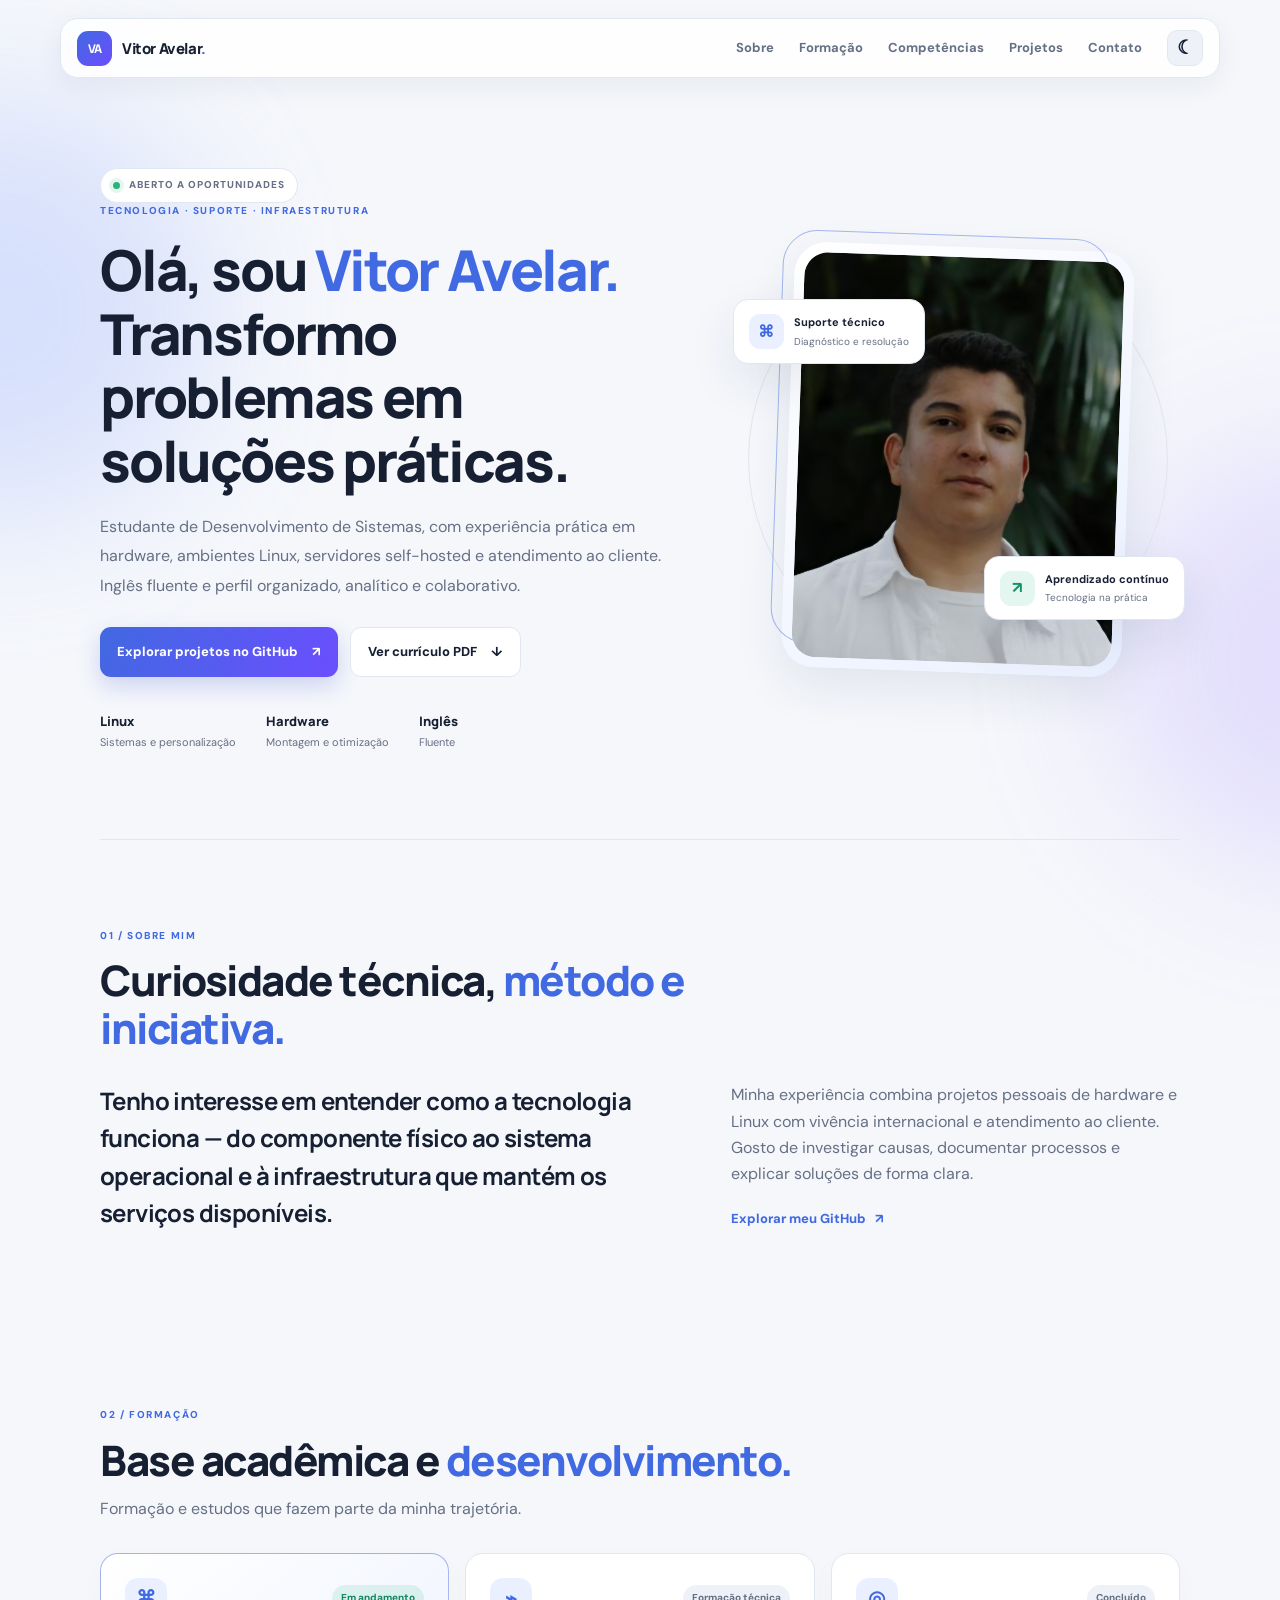
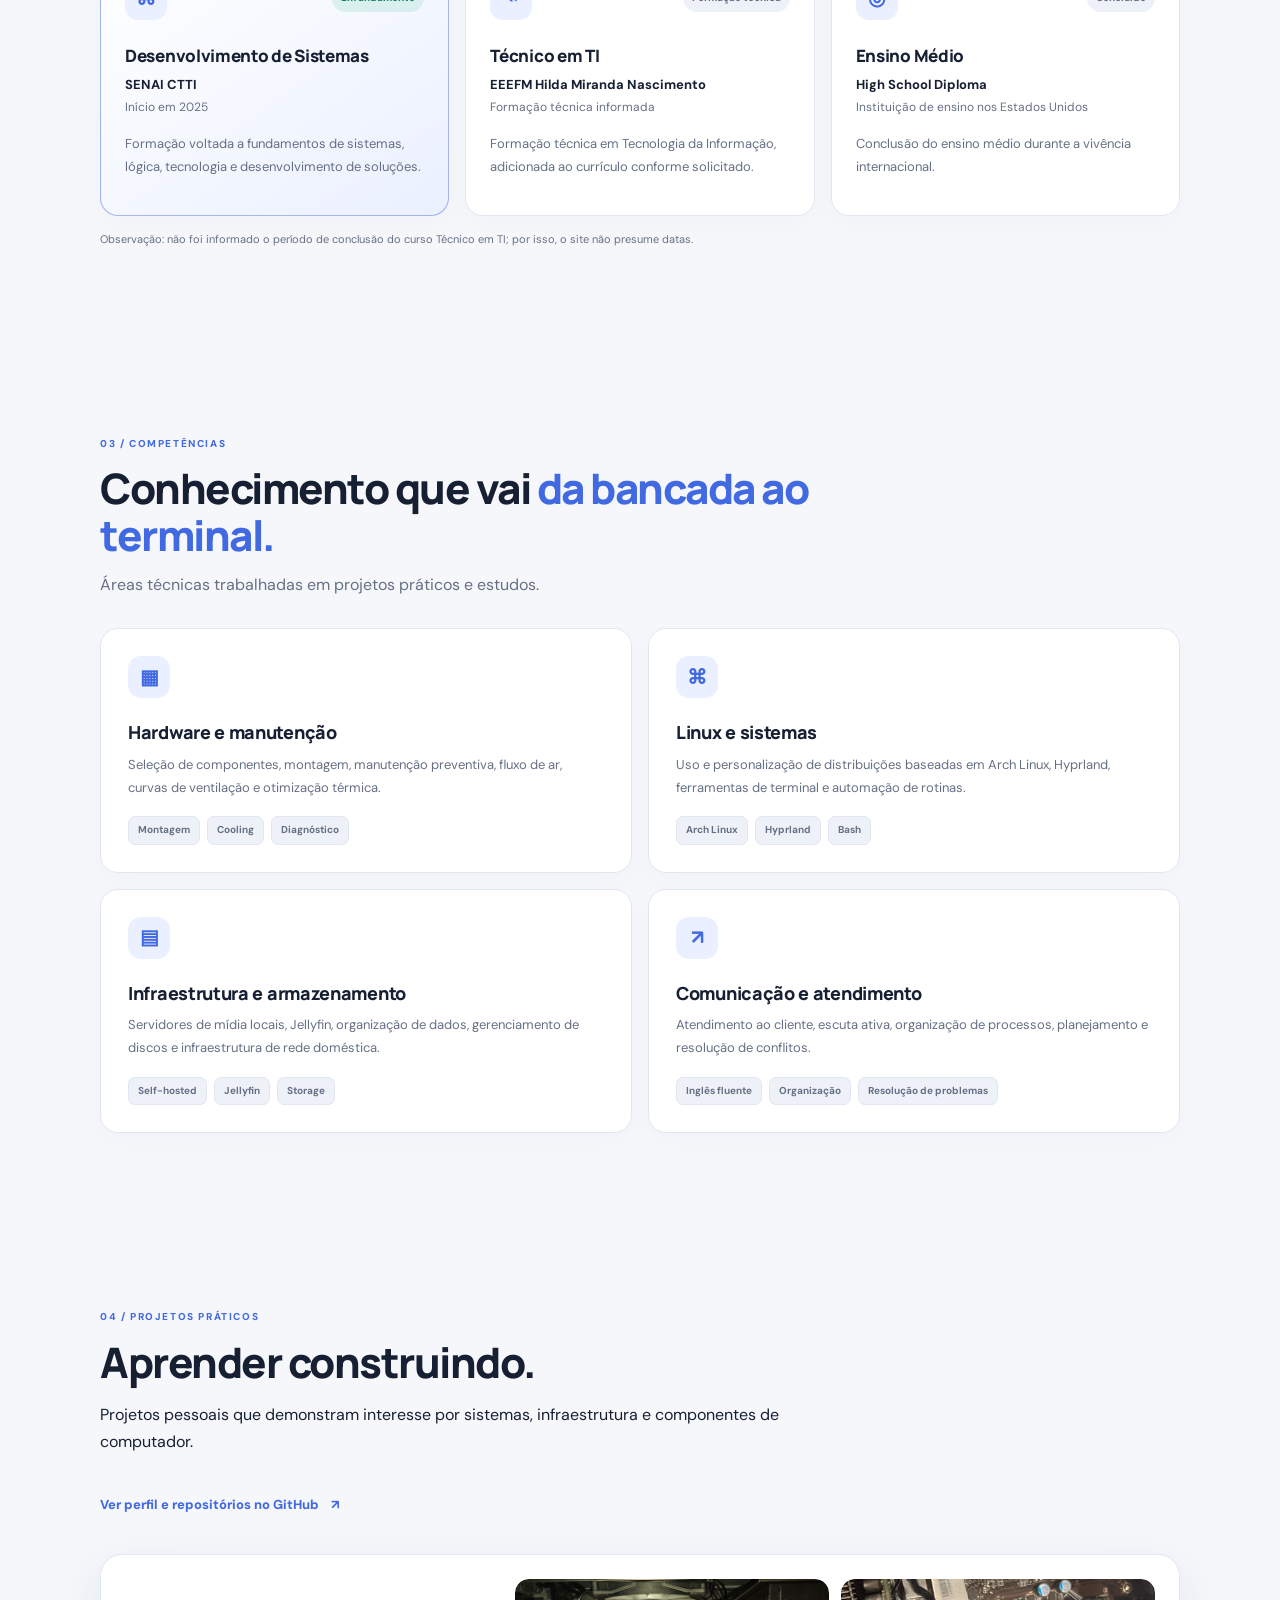
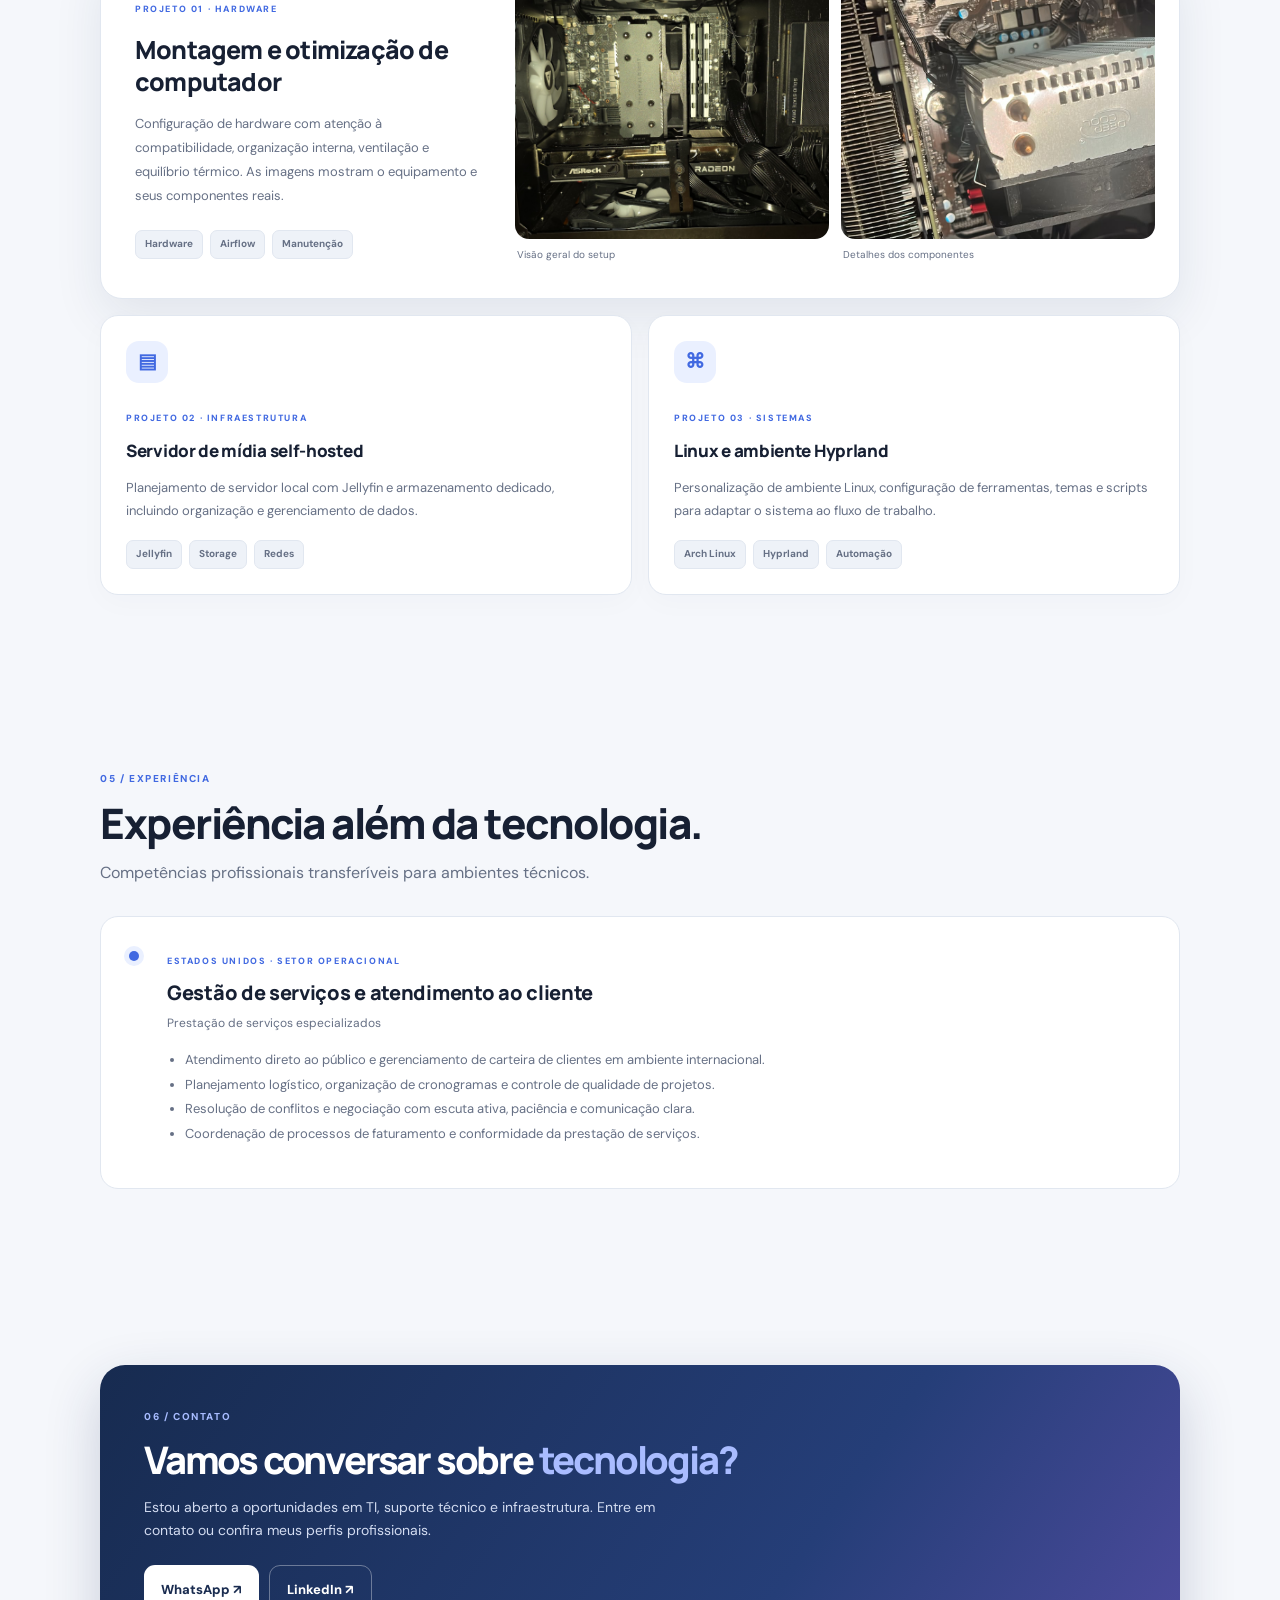
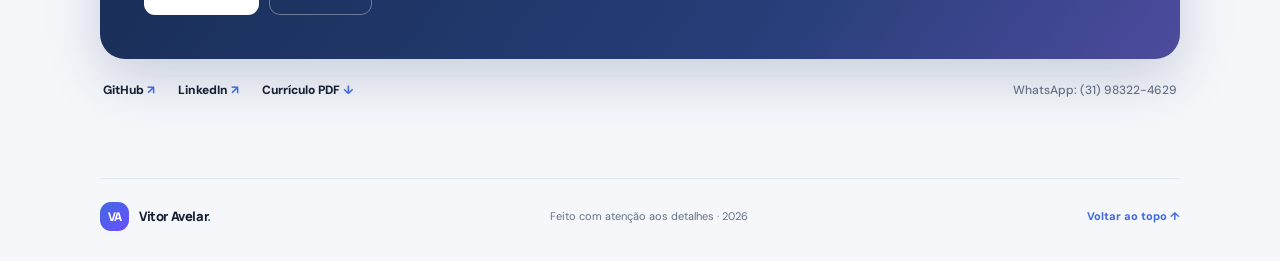
<file: index.html>
<!doctype html>
<html lang="pt-BR" data-theme="light">
<head>
  <meta charset="utf-8">
  <meta name="viewport" content="width=device-width, initial-scale=1">
  <meta name="theme-color" content="#f5f7fb">
  <meta name="description" content="Portfólio de Vitor Matheus dos Santos Avelar — tecnologia, suporte técnico, hardware, Linux e infraestrutura.">
  <meta name="author" content="Vitor Matheus dos Santos Avelar">
  <meta property="og:title" content="Vitor Matheus dos Santos Avelar | Portfólio de Tecnologia">
  <meta property="og:description" content="Hardware, Linux, infraestrutura e suporte técnico.">
  <meta property="og:type" content="website">
  <title>Vitor Matheus dos Santos Avelar — Portfólio</title>
  <link rel="preconnect" href="https://fonts.googleapis.com">
  <link rel="preconnect" href="https://fonts.gstatic.com" crossorigin>
  <link href="https://fonts.googleapis.com/css2?family=DM+Sans:wght@400;500;600;700&family=Manrope:wght@400;500;600;700;800&display=swap" rel="stylesheet">
  <link rel="stylesheet" href="styles.css">
</head>
<body>
  <a class="skip-link" href="#inicio">Pular para o conteúdo</a>
  <div class="ambient ambient-a" aria-hidden="true"></div>
  <div class="ambient ambient-b" aria-hidden="true"></div>
  <header class="site-header">
    <a class="brand" href="#inicio" aria-label="Vitor Avelar, início"><span class="brand-mark">VA</span><span>Vitor Avelar<span class="brand-dot">.</span></span></a>
    <button class="menu-toggle" id="menuToggle" aria-label="Abrir menu" aria-expanded="false"><span></span><span></span><span></span></button>
    <nav class="nav" id="mainNav" aria-label="Navegação principal">
      <a href="#sobre">Sobre</a><a href="#formacao">Formação</a><a href="#competencias">Competências</a><a href="#projetos">Projetos</a><a href="#contato">Contato</a>
      <button class="theme-toggle" id="themeToggle" aria-label="Alternar tema" title="Alternar tema"><span class="theme-icon">☾</span></button>
    </nav>
  </header>

  <main>
    <section class="hero section-wrap" id="inicio">
      <div class="hero-copy">
        <div class="eyebrow"><span class="status-dot"></span> ABERTO A OPORTUNIDADES</div>
        <p class="overline">TECNOLOGIA · SUPORTE · INFRAESTRUTURA</p>
        <h1>Olá, sou <span>Vitor Avelar.</span><br>Transformo problemas em soluções práticas.</h1>
        <p class="hero-lead">Estudante de Desenvolvimento de Sistemas, com experiência prática em hardware, ambientes Linux, servidores self-hosted e atendimento ao cliente. Inglês fluente e perfil organizado, analítico e colaborativo.</p>
        <div class="hero-actions">
          <a class="button button-primary" href="https://github.com/vitor16" target="_blank" rel="noopener noreferrer">Explorar projetos no GitHub <span aria-hidden="true">↗</span></a>
          <a class="button button-secondary" href="curriculo-vitor-avelar.pdf" target="_blank" rel="noopener">Ver currículo PDF <span aria-hidden="true">↓</span></a>
        </div>
        <div class="hero-facts">
          <div><strong>Linux</strong><span>Sistemas e personalização</span></div>
          <div><strong>Hardware</strong><span>Montagem e otimização</span></div>
          <div><strong>Inglês</strong><span>Fluente</span></div>
        </div>
      </div>
      <div class="hero-visual">
        <div class="portrait-frame"><img src="assets/avatar.jpeg" alt="Foto de perfil de Vitor Matheus dos Santos Avelar"></div>
        <div class="floating-card floating-top"><span class="mini-icon">⌘</span><span><strong>Suporte técnico</strong><small>Diagnóstico e resolução</small></span></div>
        <div class="floating-card floating-bottom"><span class="mini-icon green">↗</span><span><strong>Aprendizado contínuo</strong><small>Tecnologia na prática</small></span></div>
        <div class="visual-orbit" aria-hidden="true"></div>
      </div>
    </section>

    <section class="section-wrap intro-section" id="sobre">
      <div class="section-heading"><p class="overline">01 / SOBRE MIM</p><h2>Curiosidade técnica, <span>método e iniciativa.</span></h2></div>
      <div class="intro-grid">
        <p class="large-copy">Tenho interesse em entender como a tecnologia funciona — do componente físico ao sistema operacional e à infraestrutura que mantém os serviços disponíveis.</p>
        <div class="intro-detail"><p>Minha experiência combina projetos pessoais de hardware e Linux com vivência internacional e atendimento ao cliente. Gosto de investigar causas, documentar processos e explicar soluções de forma clara.</p><a class="text-link" href="https://github.com/vitor16" target="_blank" rel="noopener">Explorar meu GitHub <span>↗</span></a></div>
      </div>
    </section>

    <section class="section-wrap" id="formacao">
      <div class="section-heading"><p class="overline">02 / FORMAÇÃO</p><h2>Base acadêmica e <span>desenvolvimento.</span></h2><p>Formação e estudos que fazem parte da minha trajetória.</p></div>
      <div class="education-grid">
        <article class="education-card featured"><div class="card-topline"><span class="card-icon">⌘</span><span class="pill">Em andamento</span></div><h3>Desenvolvimento de Sistemas</h3><p class="institution">SENAI CTTI</p><p class="muted">Início em 2025</p><p>Formação voltada a fundamentos de sistemas, lógica, tecnologia e desenvolvimento de soluções.</p></article>
        <article class="education-card"><div class="card-topline"><span class="card-icon">⌁</span><span class="pill pill-neutral">Formação técnica</span></div><h3>Técnico em TI</h3><p class="institution">EEEFM Hilda Miranda Nascimento</p><p class="muted">Formação técnica informada</p><p>Formação técnica em Tecnologia da Informação, adicionada ao currículo conforme solicitado.</p></article>
        <article class="education-card"><div class="card-topline"><span class="card-icon">◎</span><span class="pill pill-neutral">Concluído</span></div><h3>Ensino Médio</h3><p class="institution">High School Diploma</p><p class="muted">Instituição de ensino nos Estados Unidos</p><p>Conclusão do ensino médio durante a vivência internacional.</p></article>
      </div>
      <p class="small-note">Observação: não foi informado o período de conclusão do curso Técnico em TI; por isso, o site não presume datas.</p>
    </section>

    <section class="section-wrap" id="competencias">
      <div class="section-heading"><p class="overline">03 / COMPETÊNCIAS</p><h2>Conhecimento que vai <span>da bancada ao terminal.</span></h2><p>Áreas técnicas trabalhadas em projetos práticos e estudos.</p></div>
      <div class="skills-grid">
        <article class="skill-card"><div class="skill-icon">▦</div><h3>Hardware e manutenção</h3><p>Seleção de componentes, montagem, manutenção preventiva, fluxo de ar, curvas de ventilação e otimização térmica.</p><div class="tags"><span>Montagem</span><span>Cooling</span><span>Diagnóstico</span></div></article>
        <article class="skill-card"><div class="skill-icon">⌘</div><h3>Linux e sistemas</h3><p>Uso e personalização de distribuições baseadas em Arch Linux, Hyprland, ferramentas de terminal e automação de rotinas.</p><div class="tags"><span>Arch Linux</span><span>Hyprland</span><span>Bash</span></div></article>
        <article class="skill-card"><div class="skill-icon">▤</div><h3>Infraestrutura e armazenamento</h3><p>Servidores de mídia locais, Jellyfin, organização de dados, gerenciamento de discos e infraestrutura de rede doméstica.</p><div class="tags"><span>Self-hosted</span><span>Jellyfin</span><span>Storage</span></div></article>
        <article class="skill-card"><div class="skill-icon">↗</div><h3>Comunicação e atendimento</h3><p>Atendimento ao cliente, escuta ativa, organização de processos, planejamento e resolução de conflitos.</p><div class="tags"><span>Inglês fluente</span><span>Organização</span><span>Resolução de problemas</span></div></article>
      </div>
    </section>

    <section class="section-wrap projects-section" id="projetos">
      <div class="section-heading"><p class="overline">04 / PROJETOS PRÁTICOS</p><h2>Aprender construindo.</h2><p>Projetos pessoais que demonstram interesse por sistemas, infraestrutura e componentes de computador.</p><a class="text-link section-cta" href="https://github.com/vitor16" target="_blank" rel="noopener noreferrer">Ver perfil e repositórios no GitHub <span>↗</span></a></div>
      <article class="project-card project-feature">
        <div class="project-copy"><span class="project-number">PROJETO 01 · HARDWARE</span><h3>Montagem e otimização de computador</h3><p>Configuração de hardware com atenção à compatibilidade, organização interna, ventilação e equilíbrio térmico. As imagens mostram o equipamento e seus componentes reais.</p><div class="tags"><span>Hardware</span><span>Airflow</span><span>Manutenção</span></div></div>
        <div class="project-images"><figure><img src="assets/pc-build.jpeg" alt="Vista interna do computador montado, placa de vídeo e ventoinhas" loading="lazy"><figcaption>Visão geral do setup</figcaption></figure><figure><img src="assets/pc-hardware.jpg" alt="Detalhe do interior do computador, placa-mãe e dissipador" loading="lazy"><figcaption>Detalhes dos componentes</figcaption></figure></div>
      </article>
      <div class="project-secondary-grid">
        <article class="mini-project"><div class="mini-project-icon">▤</div><span class="project-number">PROJETO 02 · INFRAESTRUTURA</span><h3>Servidor de mídia self-hosted</h3><p>Planejamento de servidor local com Jellyfin e armazenamento dedicado, incluindo organização e gerenciamento de dados.</p><div class="tags"><span>Jellyfin</span><span>Storage</span><span>Redes</span></div></article>
        <article class="mini-project"><div class="mini-project-icon">⌘</div><span class="project-number">PROJETO 03 · SISTEMAS</span><h3>Linux e ambiente Hyprland</h3><p>Personalização de ambiente Linux, configuração de ferramentas, temas e scripts para adaptar o sistema ao fluxo de trabalho.</p><div class="tags"><span>Arch Linux</span><span>Hyprland</span><span>Automação</span></div></article>
      </div>
    </section>

    <section class="section-wrap" id="experiencia">
      <div class="section-heading"><p class="overline">05 / EXPERIÊNCIA</p><h2>Experiência além da tecnologia.</h2><p>Competências profissionais transferíveis para ambientes técnicos.</p></div>
      <div class="experience-card"><div class="experience-marker"></div><div><p class="project-number">ESTADOS UNIDOS · SETOR OPERACIONAL</p><h3>Gestão de serviços e atendimento ao cliente</h3><p class="muted">Prestação de serviços especializados</p><ul><li>Atendimento direto ao público e gerenciamento de carteira de clientes em ambiente internacional.</li><li>Planejamento logístico, organização de cronogramas e controle de qualidade de projetos.</li><li>Resolução de conflitos e negociação com escuta ativa, paciência e comunicação clara.</li><li>Coordenação de processos de faturamento e conformidade da prestação de serviços.</li></ul></div></div>
    </section>

    <section class="section-wrap contact-section" id="contato">
      <div class="contact-panel"><div class="contact-copy"><p class="overline">06 / CONTATO</p><h2>Vamos conversar sobre <span>tecnologia?</span></h2><p>Estou aberto a oportunidades em TI, suporte técnico e infraestrutura. Entre em contato ou confira meus perfis profissionais.</p><div class="contact-actions"><a class="button button-light" href="https://wa.me/5531983224629" target="_blank" rel="noopener">WhatsApp ↗</a><a class="button button-outline-light" href="https://linkedin.com/in/vitor-avelar-877619251" target="_blank" rel="noopener">LinkedIn ↗</a></div></div>
</div>
      <div class="social-row"><a href="https://github.com/vitor16" target="_blank" rel="noopener">GitHub <span>↗</span></a><a href="https://linkedin.com/in/vitor-avelar-877619251" target="_blank" rel="noopener">LinkedIn <span>↗</span></a><a href="curriculo-vitor-avelar.pdf" target="_blank" rel="noopener">Currículo PDF <span>↓</span></a><span class="phone-label">WhatsApp: (31) 98322-4629</span></div>
    </section>
  </main>
  <footer class="footer"><a class="brand" href="#inicio"><span class="brand-mark">VA</span><span>Vitor Avelar<span class="brand-dot">.</span></span></a><span>Feito com atenção aos detalhes · <span id="year"></span></span><a href="#inicio">Voltar ao topo ↑</a></footer>
  <script src="script.js"></script>
</body>
</html>
</file>
<file: styles.css>
/* Vitor Avelar — professional portfolio */
:root{--bg:#f5f7fb;--surface:#fff;--surface-2:#eef2f8;--text:#172033;--muted:#667085;--line:#e1e7f0;--accent:#4169e1;--accent-2:#6b4eff;--accent-soft:#eaf0ff;--shadow:0 18px 50px rgba(27,44,82,.09);--nav:rgba(255,255,255,.84);color-scheme:light}
html[data-theme="dark"]{--bg:#0d1220;--surface:#151d2e;--surface-2:#1b263b;--text:#f1f5ff;--muted:#a4b0c5;--line:#29354a;--accent:#8aa7ff;--accent-2:#a99aff;--accent-soft:#202d4a;--shadow:0 18px 50px rgba(0,0,0,.22);--nav:rgba(17,24,39,.88);color-scheme:dark}
*{box-sizing:border-box}html{scroll-behavior:smooth;scroll-padding-top:100px}body{margin:0;background:var(--bg);color:var(--text);font-family:"DM Sans",sans-serif;line-height:1.65;transition:background .25s,color .25s;overflow-x:hidden}a{color:inherit;text-decoration:none}img{display:block;max-width:100%}button{font:inherit}.ambient{position:absolute;z-index:-1;pointer-events:none;filter:blur(75px);opacity:.28;border-radius:50%}.ambient-a{width:420px;height:420px;background:#8ca7ff;top:100px;left:-210px}.ambient-b{width:420px;height:420px;background:#b4a0ff;top:450px;right:-250px}
.site-header{width:min(1160px,calc(100% - 40px));margin:18px auto 0;position:sticky;top:12px;z-index:20;display:flex;align-items:center;justify-content:space-between;padding:11px 16px;background:var(--nav);border:1px solid var(--line);border-radius:18px;backdrop-filter:blur(20px);box-shadow:0 8px 28px rgba(24,38,68,.06)}.brand{display:flex;align-items:center;gap:10px;font:800 15px Manrope,sans-serif;letter-spacing:-.4px}.brand-mark{display:grid;place-items:center;width:35px;height:35px;border-radius:11px;background:linear-gradient(135deg,var(--accent),var(--accent-2));color:white;font-size:12px;letter-spacing:-.6px}.brand-dot{color:var(--accent)}.nav{display:flex;align-items:center;gap:25px;font-size:13px;font-weight:700;color:var(--muted)}.nav>a{transition:color .2s}.nav>a:hover,.social-row a:hover{color:var(--accent)}.theme-toggle{border:1px solid var(--line);background:var(--surface-2);color:var(--text);border-radius:10px;width:36px;height:36px;cursor:pointer;font-size:19px}.menu-toggle{display:none;background:none;border:0;padding:7px}.menu-toggle span{display:block;width:22px;height:2px;background:var(--text);margin:4px}
.section-wrap{width:min(1080px,calc(100% - 44px));margin:0 auto;padding:88px 0}.hero{min-height:650px;padding-top:90px;display:grid;grid-template-columns:1.12fr .88fr;gap:70px;align-items:center}.eyebrow,.overline,.project-number{font-size:10px;letter-spacing:1.6px;font-weight:800}.eyebrow{display:inline-flex;align-items:center;gap:9px;padding:8px 12px;border-radius:99px;background:var(--surface);border:1px solid var(--line);color:var(--muted);letter-spacing:1px}.status-dot{width:7px;height:7px;border-radius:50%;background:#28b47a;box-shadow:0 0 0 4px rgba(40,180,122,.12)}.overline{color:var(--accent);margin:0 0 13px}.hero h1,.section-heading h2,.contact-copy h2{font:800 clamp(36px,4.4vw,57px)/1.13 Manrope,sans-serif;letter-spacing:-2.2px;margin:19px 0}.hero h1 span,.section-heading h2 span,.contact-copy h2 span{color:var(--accent)}.hero-lead{max-width:610px;color:var(--muted);font-size:16px;line-height:1.85}.hero-actions{display:flex;gap:12px;flex-wrap:wrap;margin:27px 0 35px}.button{display:inline-flex;align-items:center;justify-content:center;gap:14px;padding:13px 17px;border-radius:11px;font-size:13px;font-weight:800;transition:transform .2s,box-shadow .2s}.button:hover{transform:translateY(-2px)}.button-primary{background:linear-gradient(120deg,var(--accent),var(--accent-2));color:#fff;box-shadow:0 9px 22px rgba(75,96,215,.24)}.button-secondary{background:var(--surface);border:1px solid var(--line)}.hero-facts{display:flex;gap:30px;flex-wrap:wrap}.hero-facts div{display:grid;gap:3px}.hero-facts strong{font:800 13px Manrope,sans-serif}.hero-facts span{font-size:11px;color:var(--muted)}.hero-visual{min-height:450px;position:relative;display:grid;place-items:center}.portrait-frame{width:min(340px,82%);aspect-ratio:4/5;padding:10px;border-radius:32px;background:linear-gradient(140deg,var(--surface),var(--accent-soft));box-shadow:var(--shadow);transform:rotate(2deg);position:relative;z-index:1}.portrait-frame:before{content:"";position:absolute;inset:-12px 24px 24px -12px;border:1px solid var(--accent);border-radius:35px;opacity:.45;z-index:-1}.portrait-frame img{width:100%;height:100%;object-fit:cover;object-position:center 24%;border-radius:24px}.visual-orbit{position:absolute;width:420px;height:420px;border:1px solid var(--line);border-radius:50%;z-index:0}.visual-orbit:after{content:"";position:absolute;width:12px;height:12px;border-radius:50%;background:var(--accent-2);top:40px;right:45px;box-shadow:0 0 0 8px var(--accent-soft)}.floating-card{position:absolute;z-index:2;display:flex;align-items:center;gap:10px;padding:13px 15px;background:var(--surface);border:1px solid var(--line);border-radius:15px;box-shadow:var(--shadow)}.floating-top{top:65px;left:-3px}.floating-bottom{right:-5px;bottom:64px}.mini-icon{display:grid;place-items:center;width:35px;height:35px;border-radius:11px;background:var(--accent-soft);color:var(--accent);font-weight:800}.mini-icon.green{color:#149568;background:rgba(31,180,126,.12)}.floating-card strong,.floating-card small{display:block}.floating-card strong{font-size:11px}.floating-card small{font-size:10px;color:var(--muted);margin-top:2px}
.section-heading{max-width:720px;margin-bottom:30px}.section-heading h2{font-size:clamp(29px,3.5vw,42px);letter-spacing:-1.5px;margin:0 0 12px}.section-heading>p:last-child{color:var(--muted);margin:0}.intro-section{border-top:1px solid var(--line)}.intro-grid{display:grid;grid-template-columns:1fr .8fr;gap:70px}.large-copy{font:700 24px/1.55 Manrope,sans-serif;letter-spacing:-.6px;margin:0}.intro-detail p{color:var(--muted);margin:0 0 17px}.text-link{font-size:13px;font-weight:800;color:var(--accent)}.text-link span{margin-left:6px}.education-grid{display:grid;grid-template-columns:repeat(3,1fr);gap:16px}.education-card,.skill-card,.mini-project{padding:24px;background:var(--surface);border:1px solid var(--line);border-radius:18px;box-shadow:0 8px 28px rgba(30,45,78,.025)}.education-card.featured{border-color:rgba(86,112,226,.5);background:linear-gradient(145deg,var(--surface),var(--accent-soft))}.card-topline{display:flex;align-items:center;justify-content:space-between;margin-bottom:24px}.card-icon,.skill-icon,.mini-project-icon{display:grid;place-items:center;width:42px;height:42px;border-radius:13px;background:var(--accent-soft);color:var(--accent);font-size:20px;font-weight:800}.pill{font-size:10px;font-weight:800;padding:5px 9px;border-radius:99px;background:rgba(31,180,126,.12);color:#16865f}.pill-neutral{background:var(--surface-2);color:var(--muted)}.education-card h3,.skill-card h3,.mini-project h3,.experience-card h3{font:800 17px/1.4 Manrope,sans-serif;margin:0 0 7px;letter-spacing:-.3px}.institution{font-weight:700;font-size:13px;margin:0 0 2px}.muted{font-size:12px;color:var(--muted);margin:0 0 14px}.education-card>p:last-child,.skill-card p,.mini-project p{font-size:13px;color:var(--muted);line-height:1.8}.small-note{font-size:11px;color:var(--muted);margin-top:14px}
.skills-grid{display:grid;grid-template-columns:repeat(2,1fr);gap:16px}.skill-card{padding:27px}.skill-icon{margin-bottom:22px}.skill-card h3{font-size:18px}.skill-card p{margin:0 0 17px}.tags{display:flex;gap:7px;flex-wrap:wrap}.tags span{font-size:10px;font-weight:700;color:var(--muted);background:var(--surface-2);border:1px solid var(--line);padding:5px 9px;border-radius:7px}.project-feature{padding:24px;border:1px solid var(--line);background:var(--surface);border-radius:22px;display:grid;grid-template-columns:.72fr 1.28fr;gap:30px;box-shadow:var(--shadow)}.project-copy{padding:15px 5px 15px 10px;align-self:center}.project-number{color:var(--accent);font-size:9px}.project-copy h3{font:800 25px/1.3 Manrope,sans-serif;letter-spacing:-.8px;margin:13px 0}.project-copy p{font-size:13px;color:var(--muted);line-height:1.85;margin-bottom:22px}.project-images{display:grid;grid-template-columns:1fr 1fr;gap:12px}.project-images figure{margin:0;min-width:0}.project-images img{width:100%;height:260px;object-fit:cover;border-radius:14px;background:var(--surface-2)}.project-images figure:first-child img{object-position:center}.project-images figcaption{font-size:10px;color:var(--muted);padding:8px 2px}.project-secondary-grid{display:grid;grid-template-columns:1fr 1fr;gap:16px;margin-top:16px}.mini-project{padding:25px}.mini-project-icon{margin-bottom:20px}.mini-project h3{margin-top:10px}.mini-project p{margin-bottom:18px}.experience-card{display:grid;grid-template-columns:18px 1fr;gap:20px;padding:28px;background:var(--surface);border:1px solid var(--line);border-radius:18px}.experience-marker{width:10px;height:10px;background:var(--accent);border-radius:50%;margin-top:6px;box-shadow:0 0 0 5px var(--accent-soft)}.experience-card h3{font-size:20px;margin-top:10px}.experience-card ul{padding-left:18px;color:var(--muted);font-size:13px;line-height:1.9}.contact-section{padding-bottom:55px}.contact-panel{display:grid;grid-template-columns:1fr;gap:24px;align-items:center;padding:44px;border-radius:25px;background:linear-gradient(125deg,#172b50,#253e78 65%,#4d4b9d);color:#fff;box-shadow:0 20px 55px rgba(28,46,91,.2)}.contact-copy .overline{color:#a8bcff}.contact-copy h2{font-size:38px;margin:0 0 15px}.contact-copy h2 span{color:#a9bcff}.contact-copy>p:not(.overline){max-width:540px;color:#d3dcf1;font-size:14px}.contact-actions{display:flex;gap:10px;flex-wrap:wrap;margin-top:23px}.button-light{background:white;color:#1a2c50}.button-outline-light{border:1px solid rgba(255,255,255,.35);color:white}.social-row{display:flex;align-items:center;gap:23px;padding:22px 3px;flex-wrap:wrap;font-size:12px;font-weight:800}.social-row a span{color:var(--accent)}.phone-label{font-weight:500;color:var(--muted);margin-left:auto}.footer{width:min(1080px,calc(100% - 44px));margin:0 auto;border-top:1px solid var(--line);padding:23px 0 30px;display:flex;align-items:center;justify-content:space-between;gap:15px;color:var(--muted);font-size:11px}.footer .brand{color:var(--text);font-size:13px}.footer .brand-mark{width:29px;height:29px}.footer>a:last-child{font-weight:800;color:var(--accent)}
@media(max-width:850px){.nav{gap:14px}.hero{gap:25px}.hero h1{font-size:44px}.hero-visual{min-height:400px}.floating-top{left:-10px}.floating-bottom{right:-5px}.education-grid{grid-template-columns:1fr 1fr}.education-card:last-child{grid-column:1/-1}.project-feature{grid-template-columns:1fr}.project-copy{padding:6px}.project-images img{height:250px}.contact-panel{grid-template-columns:1fr 210px;padding:30px}}
@media(max-width:650px){.site-header{width:calc(100% - 24px);padding:9px 12px}.menu-toggle{display:block;z-index:2}.nav{display:none;position:absolute;top:58px;left:0;right:0;padding:16px;background:var(--nav);border:1px solid var(--line);border-radius:16px;box-shadow:var(--shadow);flex-direction:column;align-items:stretch;gap:0}.nav.open{display:flex}.nav>a{padding:12px 8px;border-bottom:1px solid var(--line)}.theme-toggle{margin-top:12px;width:100%}.section-wrap{width:calc(100% - 32px);padding:60px 0}.hero{padding-top:58px;grid-template-columns:1fr;gap:20px}.hero h1{font-size:clamp(36px,10vw,48px);letter-spacing:-1.8px}.hero-lead{font-size:14px}.hero-visual{min-height:390px;grid-row:1}.portrait-frame{width:245px}.visual-orbit{width:300px;height:300px}.floating-top{top:42px;left:0}.floating-bottom{bottom:40px;right:0}.floating-card{padding:10px}.hero-facts{gap:18px}.hero-facts span{max-width:100px}.intro-grid{grid-template-columns:1fr;gap:20px}.large-copy{font-size:21px}.education-grid,.skills-grid,.project-secondary-grid{grid-template-columns:1fr}.education-card:last-child{grid-column:auto}.section-heading h2{font-size:31px}.education-card,.skill-card,.mini-project{padding:22px}.project-feature{padding:14px}.project-images{grid-template-columns:1fr}.project-images img{height:auto;max-height:340px;object-fit:cover}.contact-panel{grid-template-columns:1fr;padding:25px 20px;gap:26px}.contact-copy h2{font-size:32px}.social-row{gap:15px}.phone-label{margin-left:0;width:100%}.footer{width:calc(100% - 32px);flex-wrap:wrap}.footer>span{order:3;width:100%}}
@media(prefers-reduced-motion:reduce){*,*::before,*:after{scroll-behavior:auto!important;transition:none!important;animation:none!important}}

/* Usability refinements */
:focus-visible{outline:3px solid var(--accent);outline-offset:4px;border-radius:5px}
.skip-link{position:fixed;top:8px;left:8px;z-index:100;padding:10px 14px;border-radius:10px;background:var(--text);color:var(--bg);font-size:13px;font-weight:800;transform:translateY(-160%);transition:transform .2s}
.skip-link:focus{transform:translateY(0)}
.section-cta{display:inline-flex;margin-top:14px;padding:9px 0;align-items:center;gap:6px}
.education-card,.skill-card,.mini-project{transition:transform .2s ease,border-color .2s ease,box-shadow .2s ease}
.education-card:hover,.skill-card:hover,.mini-project:hover{transform:translateY(-3px);border-color:var(--accent);box-shadow:var(--shadow)}
.project-images img{transition:transform .25s ease}
.project-images figure{overflow:hidden;border-radius:14px}
.project-images figure:hover img{transform:scale(1.025)}
@media(max-width:650px){.section-cta{margin-top:10px}.hero-actions .button{width:100%}}
@media(prefers-reduced-motion:reduce){.education-card,.skill-card,.mini-project,.project-images img{transition:none}}
</file>
